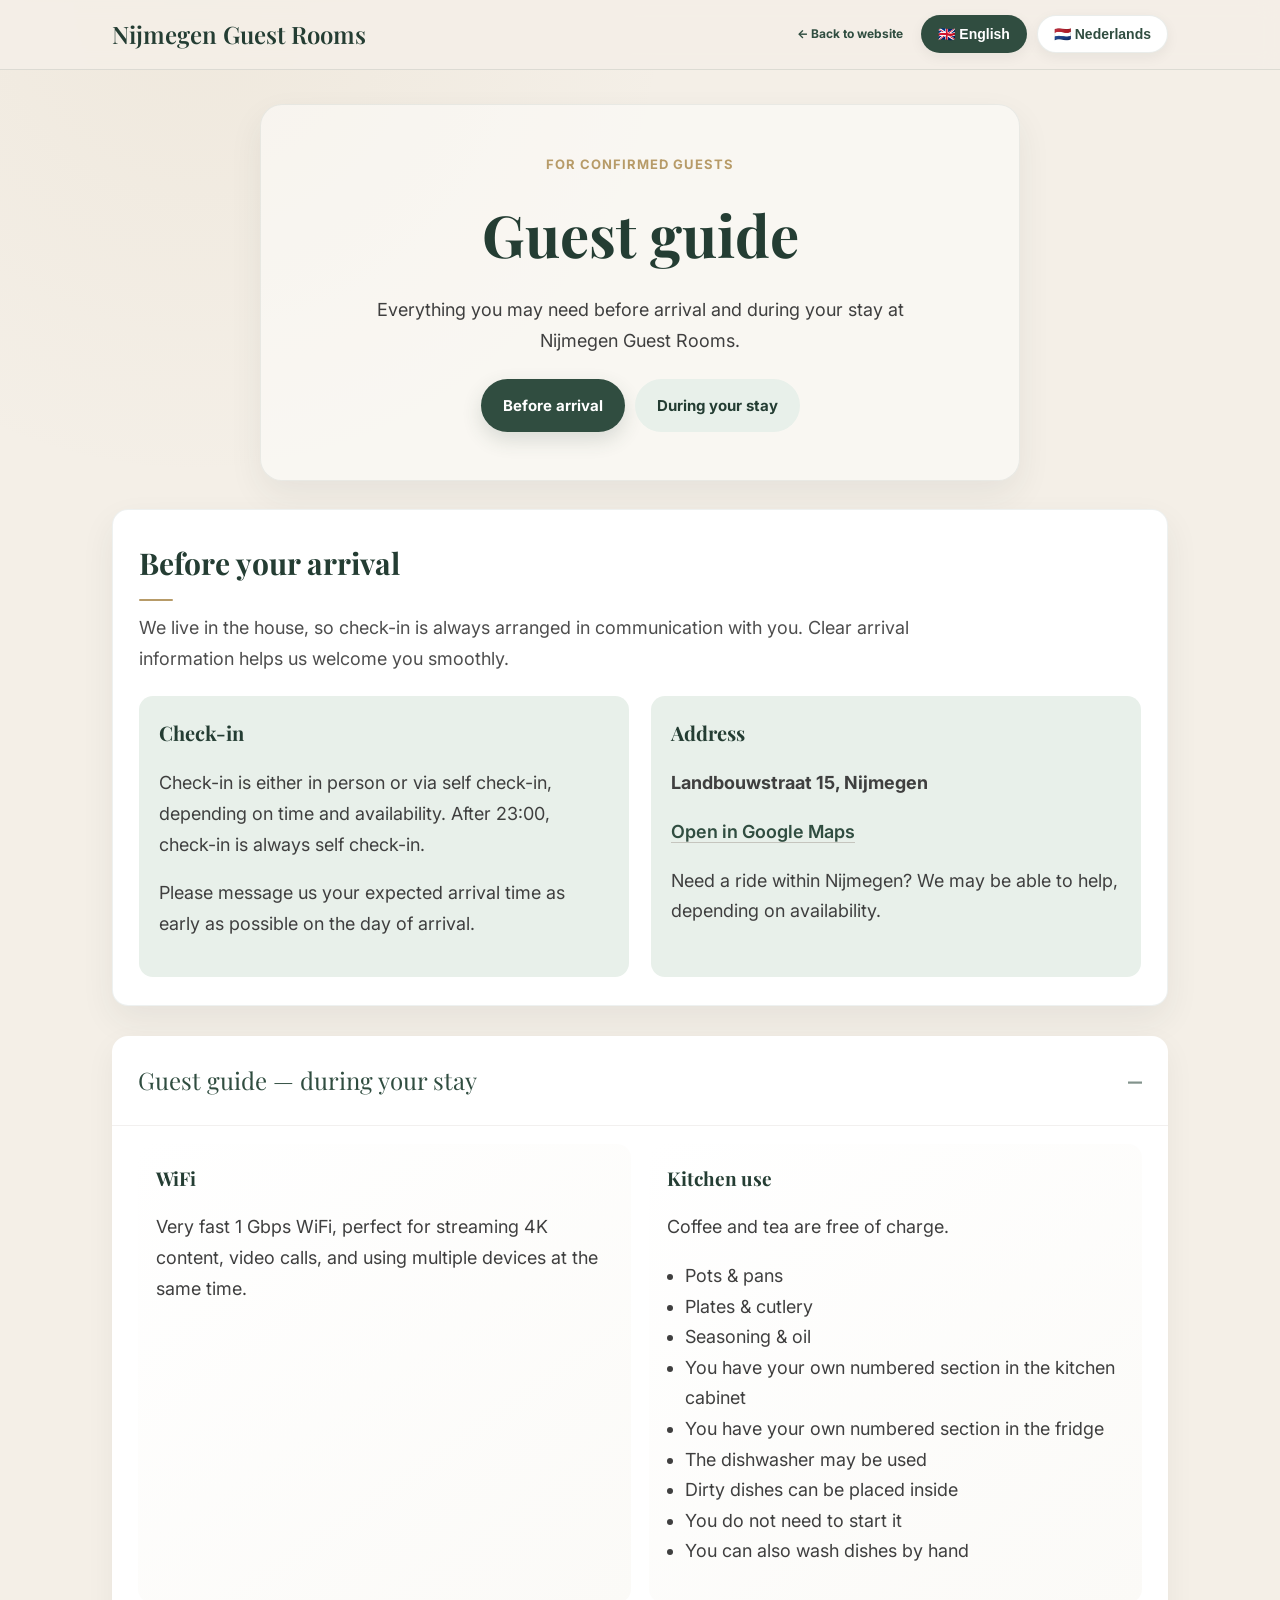
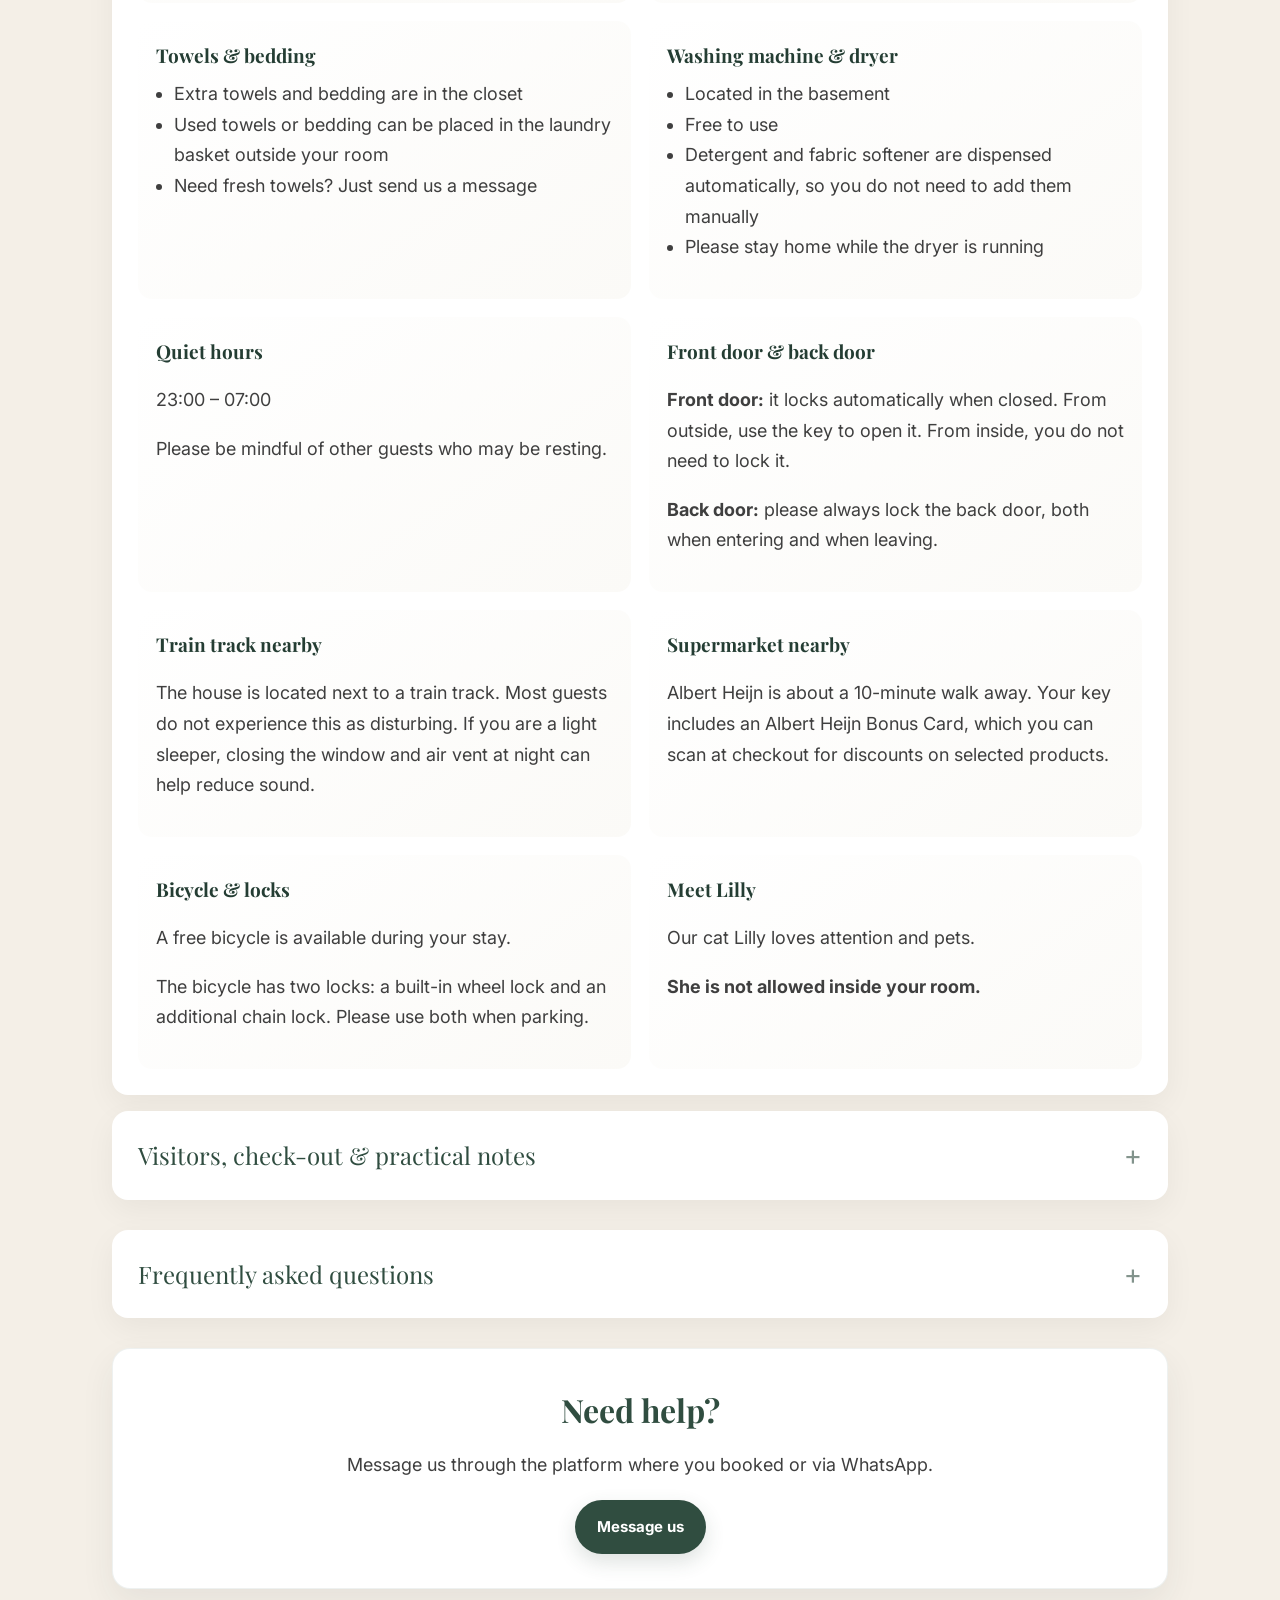
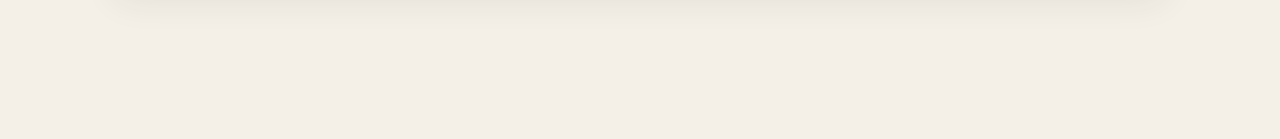
<file: guest-guide/index.html>
<!DOCTYPE html>
<html lang="en">
<head>
<meta charset="utf-8"/>
<meta content="width=device-width, initial-scale=1.0" name="viewport"/>
<meta content="#304d40" name="theme-color"/>
<title>Guest Guide | Nijmegen Guest Rooms</title>
<meta content="Cozy private guest rooms in Nijmegen, in a shared home with warm hospitality, practical comfort, and easy access to the city." name="description"/>
<link href="../assets/favicon.png" rel="icon" type="image/png"/>
<link href="https://fonts.googleapis.com/css2?family=Playfair+Display:wght@500;600&amp;family=Inter:wght@400;500;600;700&amp;display=swap" rel="stylesheet"/>
<link href="../style.css" rel="stylesheet"/>
</head>
<body class="guest-guide-page">
<div class="topbar">
  <div class="topbar-inner">
    <a href="../" class="brand">Nijmegen Guest Rooms</a>
    <div class="guide-top-actions">
      <a class="guide-home-link" href="../">← <span data-i18n-home>Back to website</span></a>
      <div class="lang-switch">
        <button class="lang-btn active" data-lang="en">🇬🇧 English</button>
        <button class="lang-btn" data-lang="nl">🇳🇱 Nederlands</button>
      </div>
    </div>
  </div>
</div>
<div class="container guest-guide-container">
  <div id="content-en" class="lang-content active">
    <section class="guide-hero">
      <div class="eyebrow">For confirmed guests</div>
      <h1>Guest guide</h1>
      <p>Everything you may need before arrival and during your stay at Nijmegen Guest Rooms.</p>
      <div class="guide-hero-actions"><a class="btn btn-primary" href="#arrival-en">Before arrival</a><a class="btn btn-secondary" href="#guide-en">During your stay</a></div>
    </section>
    <section class="section" id="arrival-en">
<div class="section-card">
<h2 class="section-title">Before your arrival</h2>
<p class="section-intro">
            We live in the house, so check-in is always arranged in communication with you. Clear arrival information helps us
            welcome you smoothly.
          </p>
<div class="split">
<div class="mini-card">
<h3>Check-in</h3>
<p>
                Check-in is either in person or via self check-in, depending on time and availability.
                After 23:00, check-in is always self check-in.
              </p>
<p>
                Please message us your expected arrival time as early as possible on the day of arrival.
              </p>
</div>
<div class="mini-card">
<h3>Address</h3>
<p><strong>Landbouwstraat 15, Nijmegen</strong></p>
<p>
<a class="subtle-link" href="https://www.google.com/maps/search/?api=1&amp;query=Landbouwstraat+15+Nijmegen" rel="noopener noreferrer" target="_blank">
                  Open in Google Maps
                </a>
</p>
<p>
                Need a ride within Nijmegen? We may be able to help, depending on availability.
              </p>
</div>
</div>
</div>
</section>
    <section class="section" id="guide-en">
<details class="guide-block" open="">
<summary>Guest guide — during your stay</summary>
<div class="guide-content">
<div class="guide-grid">
<div class="guide-box">
<h3>WiFi</h3>
<p>Very fast 1 Gbps WiFi, perfect for streaming 4K content, video calls, and using multiple devices at the same time.</p>
</div>
<div class="guide-box">
<h3>Kitchen use</h3>
<p>Coffee and tea are free of charge.</p>
<ul>
<li>Pots &amp; pans</li>
<li>Plates &amp; cutlery</li>
<li>Seasoning &amp; oil</li>
<li>You have your own numbered section in the kitchen cabinet</li>
<li>You have your own numbered section in the fridge</li>
<li>The dishwasher may be used</li>
<li>Dirty dishes can be placed inside</li>
<li>You do not need to start it</li>
<li>You can also wash dishes by hand</li>
</ul>
</div>
<div class="guide-box">
<h3>Towels &amp; bedding</h3>
<ul>
<li>Extra towels and bedding are in the closet</li>
<li>Used towels or bedding can be placed in the laundry basket outside your room</li>
<li>Need fresh towels? Just send us a message</li>
</ul>
</div>
<div class="guide-box">
<h3>Washing machine &amp; dryer</h3>
<ul>
<li>Located in the basement</li>
<li>Free to use</li>
<li>Detergent and fabric softener are dispensed automatically, so you do not need to add them manually</li>
<li>Please stay home while the dryer is running</li>
</ul>
</div>
<div class="guide-box">
<h3>Quiet hours</h3>
<p>23:00 – 07:00</p>
<p>Please be mindful of other guests who may be resting.</p>
</div>
<div class="guide-box">
<h3>Front door &amp; back door</h3>
<p><strong>Front door:</strong> it locks automatically when closed. From outside, use the key to open it. From inside, you do not need to lock it.</p>
<p><strong>Back door:</strong> please always lock the back door, both when entering and when leaving.</p>
</div>
<div class="guide-box">
<h3>Train track nearby</h3>
<p>
                  The house is located next to a train track. Most guests do not experience this as disturbing.
                  If you are a light sleeper, closing the window and air vent at night can help reduce sound.
                </p>
</div>
<div class="guide-box">
<h3>Supermarket nearby</h3>
<p>
                  Albert Heijn is about a 10-minute walk away. Your key includes an Albert Heijn Bonus Card,
                  which you can scan at checkout for discounts on selected products.
                </p>
</div>
<div class="guide-box">
<h3>Bicycle &amp; locks</h3>
<p>A free bicycle is available during your stay.</p>
<p>The bicycle has two locks: a built-in wheel lock and an additional chain lock. Please use both when parking.</p>
</div>
<div class="guide-box">
<h3>Meet Lilly</h3>
<p>Our cat Lilly loves attention and pets.</p>
<p><strong>She is not allowed inside your room.</strong></p>
</div>
</div>
</div>
</details>
<details class="guide-block">
<summary>Visitors, check-out &amp; practical notes</summary>
<div class="guide-content">
<div class="guide-grid">
<div class="guide-box">
<h3>Guests &amp; visitors</h3>
<p>Visitors are welcome with prior notice.</p>
<p>If a visitor wishes to stay overnight, they must be registered as an additional guest (€20 per night).</p>
</div>
<div class="guide-box">
<h3>Check-out</h3>
<ul>
<li>Close all windows</li>
<li>Turn off the heater</li>
<li>Leave through the front door</li>
<li>Leave the keys in your room when you leave</li>
</ul>
</div>
<div class="guide-box">
<h3>Cleaning &amp; housekeeping</h3>
<p>For stays of 5 nights or longer, we offer complimentary housekeeping in consultation.</p>
<ul>
<li>We always respect your privacy</li>
<li>We never enter your room without your permission</li>
<li>We will always agree on a suitable time first</li>
</ul>
<p>Your room has a trash bin.</p>
<ul>
<li>If housekeeping is included, we empty the trash</li>
<li>If not, you can dispose of it yourself in the grey bin in the front garden</li>
<li>Extra trash bags are inside the bin</li>
<li>We keep the full roll inside the bin for convenience</li>
<li>When replacing, take a new bag from the roll and leave the roll in the bin</li>
</ul>
<p>Cleaning supplies available if you prefer to clean yourself:</p>
<ul>
<li>Vacuum cleaner: main floor, near basement door</li>
<li>Cleaning supplies: under the kitchen sink</li>
</ul>
</div>
<div class="guide-box">
<h3>Need help?</h3>
<p>For urgent questions during your stay, please send us a WhatsApp message.</p>
</div>
</div>
</div>
</details>
</section>
    <section class="section" id="faq-en">
<details class="guide-block">
<summary>Frequently asked questions</summary>
<div class="guide-content">
<div class="guide-grid">
<div class="guide-box">
<h3>Check-in &amp; check-out</h3>
<p>Check-in from 16:00. Earlier in consultation. Personal welcome or self check-in. After 23:00 always self check-in.</p>
<p>Check-out before 12:00.</p>
</div>
<div class="guide-box">
<h3>Private apartment?</h3>
<p>No. This is a private room in a shared home with the hosts and possibly one other guest.</p>
<p>The kitchen and bathroom are shared.</p>
</div>
<div class="guide-box">
<h3>Is the house quiet?</h3>
<p>The house is located near a train track. Most guests do not find this disturbing.</p>
</div>
<div class="guide-box">
<h3>Parking</h3>
<p>Parking is free on the street and there is usually space in front of the house.</p>
</div>
<div class="guide-box">
<h3>Bicycle storage</h3>
<p>If you travel by bicycle, you can safely store it in our backyard.</p>
<p>For extra security, it is also possible to store your bike inside our lockable shed.</p>
</div>
<div class="guide-box">
<h3>Breakfast</h3>
<p>Breakfast is not included. Guests can use the shared kitchen.</p>
</div>
<div class="guide-box">
<h3>Kitchen use</h3>
<p>The shared kitchen is available for preparing simple meals.</p>
</div>
<div class="guide-box">
<h3>Washing machine &amp; dryer</h3>
<p>Available free of charge in the basement. Detergent and fabric softener are dispensed automatically, so you do not need to add them manually.</p>
</div>
<div class="guide-box">
<h3>Price &amp; invoice</h3>
<p>The price includes all costs, including tourist tax.</p>
<p>There are no additional fees, except for an extra overnight guest.</p>
<p>Invoices are available on request. Please send us the email address where the invoice should be sent.</p>
<p>Invoices are sent after check-out.</p>
<p>The rental is exempt from VAT. Therefore, no VAT is shown on the invoice.</p>
</div>
<div class="guide-box">
<h3>Payment</h3>
<p>Payment and booking conditions are handled through the platform where you made your reservation. Please check your Airbnb or Booking.com reservation for your payment details and cancellation conditions. Payment on location is not available.</p>
</div>
<div class="guide-box">
<h3>Food delivery</h3>
<p>Yes, you can order food and have it delivered to our address.</p>
<p>If your delivery is expected after 23:00, please wait for the courier outside or clearly instruct them not to ring the doorbell, so other guests and residents are not disturbed during quiet hours.</p>
</div>
<div class="guide-box">
<h3>Visitors</h3>
<p>Visitors are welcome with prior notice.</p>
</div>
<div class="guide-box">
<h3>Children</h3>
<p>The accommodation is suitable for adults only (18+). Children are not allowed.</p>
</div>
<div class="guide-box">
<h3>Long-term stays</h3>
<p>We do not offer long-term rentals. Stays are possible for a maximum of 45 days.</p>
</div>
<div class="guide-box">
<h3>Pets</h3>
<p>No, pets are not allowed.</p>
</div>
<div class="guide-box">
<h3>Accessibility</h3>
<p>The house has one flight of stairs and no elevator.</p>
</div>
<div class="guide-box">
<h3>Air conditioning</h3>
<p>There is no air conditioning. A fan is available during warmer months.</p>
</div>
<div class="guide-box">
<h3>Heating</h3>
<p>Each room has adjustable heating.</p>
</div>
<div class="guide-box">
<h3>Hairdryer</h3>
<p>A hairdryer is available in the bathroom cabinet.</p>
</div>
<div class="guide-box">
<h3>Ironing facilities</h3>
<p>An iron and ironing board are available on request.</p>
</div>
<div class="guide-box">
<h3>Contact</h3>
<p>Message us through the platform where you made your reservation (Airbnb or Booking.com), or via WhatsApp. For urgent matters, please call. We usually respond quickly.</p>
</div>
<div class="guide-box">
<h3>Parties &amp; events</h3>
<p>Parties and events are not allowed.</p>
</div>
</div>
</div>
</details>
</section>
    <section class="section"><div class="cta-section compact-cta"><h2>Need help?</h2><p>Message us through the platform where you booked or via WhatsApp.</p><a class="btn btn-primary" href="https://wa.me/31640565656?text=Hi,%20I%20have%20a%20question%20about%20my%20stay%20at%20Nijmegen%20Guest%20Rooms." target="_blank" rel="noopener">Message us</a></div></section>
  </div>
  <div id="content-nl" class="lang-content">
    <section class="guide-hero">
      <div class="eyebrow">Voor gasten met een reservering</div>
      <h1>Gastinformatie</h1>
      <p>Alles wat je nodig kunt hebben vóór aankomst en tijdens je verblijf bij Nijmegen Guest Rooms.</p>
      <div class="guide-hero-actions"><a class="btn btn-primary" href="#arrival-nl">Voor aankomst</a><a class="btn btn-secondary" href="#guide-nl">Tijdens je verblijf</a></div>
    </section>
    <section class="section" id="arrival-nl">
<div class="section-card">
<h2 class="section-title">Voor aankomst</h2>
<p class="section-intro">
            We wonen in het huis, dus inchecken wordt altijd in communicatie met jou geregeld.
            Een duidelijke aankomsttijd helpt ons om je soepel te ontvangen.
          </p>
<div class="split">
<div class="mini-card">
<h3>Inchecken</h3>
<p>
                Inchecken is persoonlijk of via self check-in, afhankelijk van het tijdstip en de beschikbaarheid.
                Na 23:00 is inchecken altijd via self check-in.
              </p>
<p>
                Stuur ons je verwachte aankomsttijd graag zo vroeg mogelijk op de dag van aankomst.
              </p>
</div>
<div class="mini-card">
<h3>Adres</h3>
<p><strong>Landbouwstraat 15, Nijmegen</strong></p>
<p>
<a class="subtle-link" href="https://www.google.com/maps/search/?api=1&amp;query=Landbouwstraat+15+Nijmegen" rel="noopener noreferrer" target="_blank">
                  Open in Google Maps
                </a>
</p>
<p>
                Een rit binnen Nijmegen nodig? Mogelijk kunnen we helpen, afhankelijk van beschikbaarheid.
              </p>
</div>
</div>
</div>
</section>
    <section class="section" id="guide-nl">
<details class="guide-block" open="">
<summary>Gastinformatie — tijdens je verblijf</summary>
<div class="guide-content">
<div class="guide-grid">
<div class="guide-box">
<h3>WiFi</h3>
<p>Zeer snelle 1 Gbps WiFi, perfect voor het streamen van 4K-content, videobellen en werken op meerdere apparaten tegelijk.</p>
</div>
<div class="guide-box">
<h3>Gebruik van de keuken</h3>
<p>Koffie en thee zijn gratis.</p>
<ul>
<li>Pannen</li>
<li>Borden &amp; bestek</li>
<li>Kruiden &amp; olie</li>
<li>Je hebt een eigen genummerd vak in het keukenkastje</li>
<li>Je hebt een eigen genummerd vak in de koelkast</li>
<li>De vaatwasser mag gebruikt worden</li>
<li>Vieze borden mogen daarin geplaatst worden</li>
<li>Je hoeft hem niet zelf aan te zetten</li>
<li>Je mag uiteraard ook zelf afwassen</li>
</ul>
</div>
<div class="guide-box">
<h3>Handdoeken &amp; beddengoed</h3>
<ul>
<li>Extra handdoeken en beddengoed liggen in de kast</li>
<li>Gebruikte handdoeken of beddengoed mogen in de wasmand buiten je kamer</li>
<li>Extra handdoeken nodig? Stuur gerust een bericht</li>
</ul>
</div>
<div class="guide-box">
<h3>Wasmachine &amp; droger</h3>
<ul>
<li>Bevinden zich in de kelder</li>
<li>Gratis te gebruiken</li>
<li>Wasmiddel en wasverzachter worden automatisch gedoseerd, dus je hoeft dit niet zelf toe te voegen</li>
<li>Blijf thuis terwijl de droger aan staat</li>
</ul>
</div>
<div class="guide-box">
<h3>Stille uren</h3>
<p>23:00 – 07:00</p>
<p>Houd alsjeblieft rekening met andere gasten die rusten.</p>
</div>
<div class="guide-box">
<h3>Voor- en achterdeur</h3>
<p><strong>Voordeur:</strong> de voordeur valt automatisch in het slot. Van buiten open je hem met de sleutel. Van binnen hoef je hem niet op slot te doen.</p>
<p><strong>Achterdeur:</strong> doe de achterdeur altijd op slot, zowel bij binnenkomen als bij weggaan.</p>
</div>
<div class="guide-box">
<h3>Spoorlijn in de buurt</h3>
<p>
                  Het huis ligt naast een spoorlijn. De meeste gasten ervaren dit niet als storend.
                  Ben je een lichte slaper, dan kan het helpen om ’s nachts het raam en het luchtrooster te sluiten.
                </p>
</div>
<div class="guide-box">
<h3>Supermarkt in de buurt</h3>
<p>
                  Albert Heijn ligt op ongeveer 10 minuten loopafstand. Aan je sleutel hangt een Albert Heijn Bonuskaart,
                  die je bij het afrekenen kunt scannen voor winkelkorting.
                </p>
</div>
<div class="guide-box">
<h3>Fiets &amp; sloten</h3>
<p>Een gratis fiets is beschikbaar tijdens je verblijf.</p>
<p>De fiets heeft twee sloten: een ingebouwd ringslot en een extra kettingslot. Gebruik bij voorkeur beide sloten wanneer je de fiets parkeert.</p>
</div>
<div class="guide-box">
<h3>Maak kennis met Lilly</h3>
<p>Onze kat Lilly houdt van aandacht en knuffels.</p>
<p><strong>Ze mag niet in jouw kamer komen.</strong></p>
</div>
</div>
</div>
</details>
<details class="guide-block">
<summary>Bezoekers, uitchecken &amp; praktische info</summary>
<div class="guide-content">
<div class="guide-grid">
<div class="guide-box">
<h3>Gasten &amp; bezoekers</h3>
<p>Bezoekers zijn welkom in overleg.</p>
<p>Als een bezoeker wil overnachten, moet deze als extra gast geregistreerd worden (€20 per nacht).</p>
</div>
<div class="guide-box">
<h3>Uitchecken</h3>
<ul>
<li>Sluit alle ramen</li>
<li>Zet de verwarming uit</li>
<li>Verlaat het huis via de voordeur</li>
<li>Laat de sleutels bij vertrek in je kamer achter</li>
</ul>
</div>
<div class="guide-box">
<h3>Schoonmaken &amp; housekeeping</h3>
<p>Bij een verblijf van 5 nachten of langer bieden we gratis housekeeping aan in overleg.</p>
<ul>
<li>We respecteren altijd je privacy</li>
<li>We betreden je kamer nooit zonder toestemming</li>
<li>We spreken altijd eerst een geschikt moment af</li>
</ul>
<p>Op je kamer staat een prullenbak.</p>
<ul>
<li>Bij housekeeping legen wij de prullenbak</li>
<li>Anders kun je deze zelf legen in de grijze container in de voortuin</li>
<li>Extra vuilniszakken zitten in de prullenbak</li>
<li>De hele rol blijft in de prullenbak liggen</li>
<li>Bij vervangen pak je een nieuwe zak van de rol en laat je de rol in de bak</li>
</ul>
<p>Schoonmaakspullen als je zelf wilt schoonmaken:</p>
<ul>
<li>Stofzuiger: begane grond, bij de kelderdeur</li>
<li>Schoonmaakspullen: onder de gootsteen in de keuken</li>
</ul>
</div>
<div class="guide-box">
<h3>Hulp nodig?</h3>
<p>Voor dringende vragen tijdens je verblijf kun je het beste een WhatsApp-bericht sturen.</p>
</div>
</div>
</div>
</details>
</section>
    <section class="section" id="faq-nl">
<details class="guide-block">
<summary>Veelgestelde vragen</summary>
<div class="guide-content">
<div class="guide-grid">
<div class="guide-box">
<h3>Inchecken &amp; uitchecken</h3>
<p>Inchecken vanaf 16:00. Eerder in overleg. Persoonlijk welkom of self check-in. Na 23:00 altijd self check-in.</p>
<p>Uitchecken vóór 12:00.</p>
</div>
<div class="guide-box">
<h3>Privé appartement?</h3>
<p>Nee. Dit is een privékamer in een gedeelde woning met de hosts en mogelijk één andere gast.</p>
<p>De keuken en badkamer worden gedeeld.</p>
</div>
<div class="guide-box">
<h3>Is het rustig?</h3>
<p>Het huis ligt naast een spoorlijn. De meeste gasten ervaren dit niet als storend.</p>
</div>
<div class="guide-box">
<h3>Parkeren</h3>
<p>Parkeren is gratis in de straat en meestal is er plek voor de deur.</p>
</div>
<div class="guide-box">
<h3>Fiets stallen</h3>
<p>Kom je met de fiets? Dan kun je deze veilig stallen in onze achtertuin.</p>
<p>Voor extra veiligheid is het ook mogelijk om de fiets in onze afsluitbare schuur te plaatsen.</p>
</div>
<div class="guide-box">
<h3>Ontbijt</h3>
<p>Ontbijt is niet inbegrepen. Gasten kunnen gebruikmaken van de gedeelde keuken.</p>
</div>
<div class="guide-box">
<h3>Gebruik van de keuken</h3>
<p>De gedeelde keuken is beschikbaar voor het bereiden van eenvoudige maaltijden.</p>
</div>
<div class="guide-box">
<h3>Wasmachine &amp; droger</h3>
<p>Gratis beschikbaar in de kelder. Wasmiddel en wasverzachter worden automatisch gedoseerd, dus je hoeft dit niet zelf toe te voegen.</p>
</div>
<div class="guide-box">
<h3>Prijs &amp; factuur</h3>
<p>De prijs is inclusief alle kosten, inclusief toeristenbelasting.</p>
<p>Er zijn geen extra kosten, behalve voor een extra overnachtende gast.</p>
<p>Facturen zijn beschikbaar op verzoek. Stuur ons het e-mailadres waar we de factuur naartoe kunnen sturen.</p>
<p>Facturen worden na het uitchecken verstuurd.</p>
<p>De verhuur is vrijgesteld van btw. Daarom wordt er geen btw vermeld op de factuur.</p>
</div>
<div class="guide-box">
<h3>Betaling</h3>
<p>Betaling en boekingsvoorwaarden verlopen via het platform waarop je hebt gereserveerd. Bekijk je Airbnb- of Booking.com-reservering voor je betaalgegevens en annuleringsvoorwaarden. Betalen op locatie is niet mogelijk.</p>
</div>
<div class="guide-box">
<h3>Eten laten bezorgen</h3>
<p>Ja, je kunt eten bestellen en dit op ons adres laten bezorgen.</p>
<p>Wordt je bestelling na 23:00 bezorgd? Wacht dan buiten op de bezorger of geef duidelijk aan dat er niet aangebeld mag worden, zodat andere gasten en bewoners tijdens de nachtrust niet worden gestoord.</p>
</div>
<div class="guide-box">
<h3>Bezoekers</h3>
<p>Bezoekers zijn welkom in overleg.</p>
</div>
<div class="guide-box">
<h3>Kinderen</h3>
<p>De accommodatie is alleen geschikt voor volwassenen (18+). Kinderen zijn niet toegestaan.</p>
</div>
<div class="guide-box">
<h3>Lang verblijf</h3>
<p>Wij verhuren niet langdurig. Een verblijf is mogelijk tot maximaal 45 dagen.</p>
</div>
<div class="guide-box">
<h3>Huisdieren</h3>
<p>Nee, huisdieren zijn niet toegestaan.</p>
</div>
<div class="guide-box">
<h3>Toegankelijkheid</h3>
<p>De woning heeft één trap en geen lift.</p>
</div>
<div class="guide-box">
<h3>Airconditioning</h3>
<p>Er is geen airco. In de zomer is er een ventilator beschikbaar.</p>
</div>
<div class="guide-box">
<h3>Verwarming</h3>
<p>Elke kamer heeft een eigen regelbare verwarming.</p>
</div>
<div class="guide-box">
<h3>Föhn</h3>
<p>Een föhn ligt in de kast in de badkamer.</p>
</div>
<div class="guide-box">
<h3>Strijkfaciliteiten</h3>
<p>Een strijkijzer en strijkplank zijn beschikbaar op verzoek.</p>
</div>
<div class="guide-box">
<h3>Contact</h3>
<p>Stuur ons een bericht via het platform waarop je hebt gereserveerd (Airbnb of Booking.com), of via WhatsApp. Voor urgente zaken graag bellen. We reageren meestal snel.</p>
</div>
<div class="guide-box">
<h3>Feesten &amp; evenementen</h3>
<p>Feesten en evenementen zijn niet toegestaan.</p>
</div>
</div>
</div>
</details>
</section>
    <section class="section"><div class="cta-section compact-cta"><h2>Hulp nodig?</h2><p>Stuur ons een bericht via het platform waarop je hebt geboekt of via WhatsApp.</p><a class="btn btn-primary" href="https://wa.me/31640565656?text=Hoi,%20ik%20heb%20een%20vraag%20over%20mijn%20verblijf%20bij%20Nijmegen%20Guest%20Rooms." target="_blank" rel="noopener">Stuur ons een bericht</a></div></section>
  </div>
</div>
<script src="./script.js"></script>
</body></html>
</file>
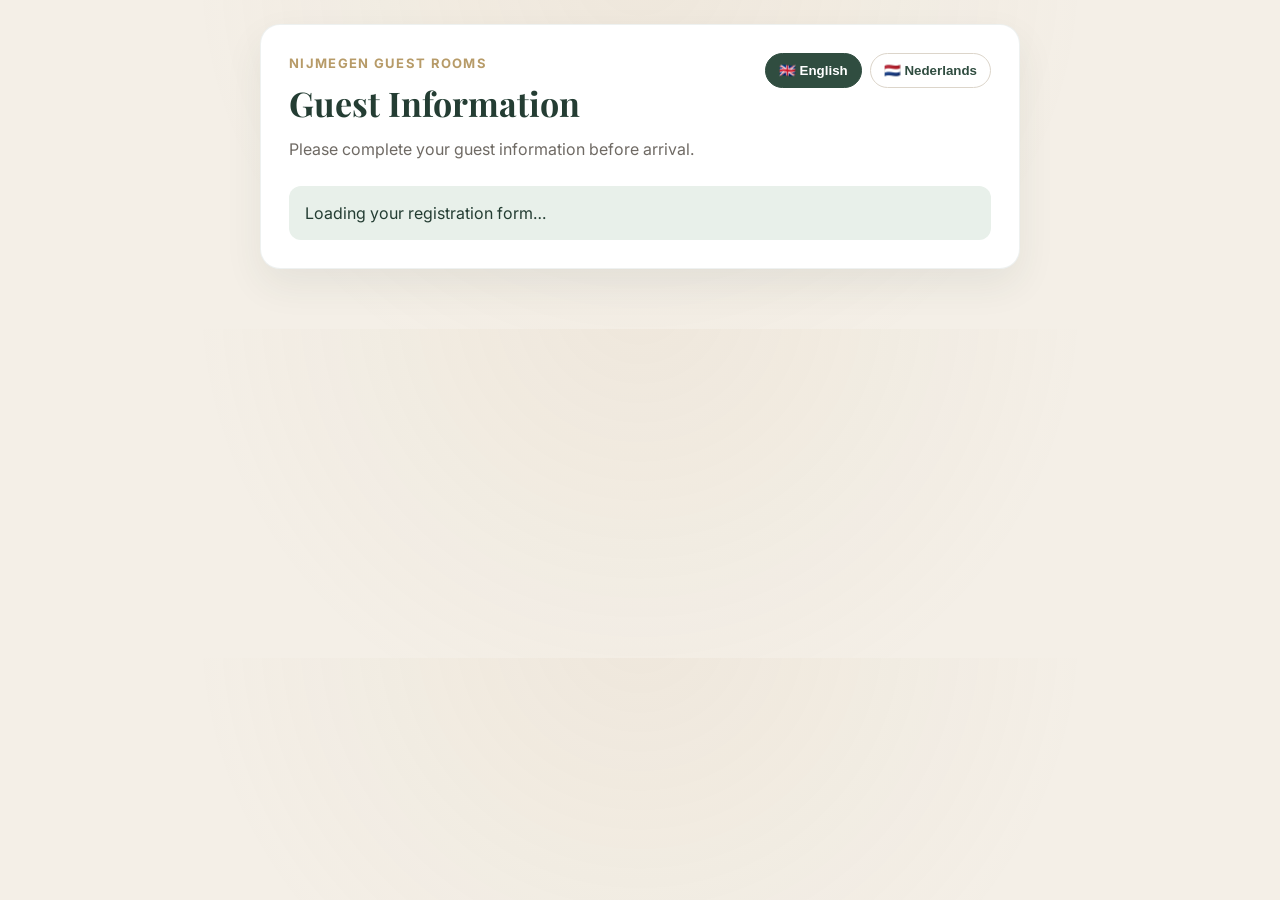
<file: guest-registration/index.html>
<!DOCTYPE html>
<html lang="en">
<head>
  <meta charset="UTF-8" />
  <meta name="viewport" content="width=device-width, initial-scale=1.0" />
  <title>Nijmegen Guest Rooms – Guest Information</title>
  <meta name="theme-color" content="#304d40" />
  <link rel="preconnect" href="https://fonts.googleapis.com">
  <link rel="preconnect" href="https://fonts.gstatic.com" crossorigin>
  <link href="https://fonts.googleapis.com/css2?family=Playfair+Display:wght@500;600&family=Inter:wght@400;500;600;700&display=swap" rel="stylesheet">
  <link rel="stylesheet" href="./style.css?v=4.5.1" />
</head>
<body>
  <main class="page-shell">
    <section class="card">
      <header class="header">
        <div>
          <div class="brand"><span translate="no">Nijmegen Guest Rooms</span></div>
          <h1 id="pageTitle">Guest Information</h1>
          <p id="pageIntro">Please complete your guest information before arrival.</p>
        </div>
        <div class="lang-switch" aria-label="Language">
          <button class="lang-btn active" data-lang="en">🇬🇧 English</button>
          <button class="lang-btn" data-lang="nl">🇳🇱 Nederlands</button>
        </div>
      </header>

      <div id="loadingState" class="notice">Loading your registration form…</div>
      <div id="invalidState" class="notice error hidden"></div>
      <div id="successState" class="notice success hidden">
        <p id="successText"></p>
        <div id="successInvoiceNote" class="success-invoice-note hidden">
          <strong id="successInvoiceTitle">Invoice requested</strong>
          <span id="successInvoiceText">Your invoice will be sent by email after check-out.</span>
        </div>
        <a id="successHomeBtn" class="home-btn" href="https://nijmegenguestrooms.com/guest-guide/">Open Guest Guide</a>
      </div>

      <form id="guestForm" class="hidden" novalidate>
        <section class="form-section">
          <h2 id="guestInfoTitle">Guest information</h2>
          <p id="requiredHint" class="required-hint"><span class="required-star" aria-hidden="true">*</span> Required field</p>

          <div class="field">
            <label id="labelFullName" for="fullName">Full name</label>
            <input id="fullName" autocomplete="name" required maxlength="160" />
          </div>

          <div class="field">
            <label id="labelCity" for="city">City</label>
            <input id="city" autocomplete="address-level2" required maxlength="120" />
          </div>

          <div class="field">
            <label id="labelCountry" for="country">Country</label>
            <select id="country" autocomplete="country-name" required><option value="">Select a country</option></select>
          </div>

          <div class="grid-2 stay-dates">
            <div class="field">
              <label id="labelCheckin" for="checkinDate">Check-in date</label>
              <input id="checkinDate" type="date" disabled aria-readonly="true" />
            </div>
            <div class="field">
              <label id="labelCheckout" for="checkoutDate">Check-out date</label>
              <input id="checkoutDate" type="date" disabled aria-readonly="true" />
            </div>
          </div>
        </section>
<section class="form-section">
          <h2 id="invoiceTitle">Invoice</h2>
          <label class="check-row">
            <input id="invoiceRequested" type="checkbox" />
            <span id="invoiceRequestedText">I would like to receive an invoice by email.</span>
          </label>
          <p id="invoiceTimingHint" class="invoice-timing-hint">The invoice will be sent by email after check-out.</p>

          <div id="invoiceFields" class="conditional hidden">
            <div class="choice-grid">
              <label class="choice-card">
                <input type="radio" name="invoiceType" value="personal" checked />
                <span id="personalInvoiceText">Personal invoice</span>
              </label>
              <label class="choice-card">
                <input type="radio" name="invoiceType" value="company" />
                <span id="companyInvoiceText">Company invoice</span>
              </label>
            </div>

            <div class="field">
              <label id="labelEmail" for="email">Email address</label>
              <input id="email" type="email" autocomplete="email" maxlength="200" />
            </div>

            <div id="companyFields" class="conditional hidden">
              <div class="field">
                <label id="labelCompanyName" for="companyName">Company name</label>
                <input id="companyName" autocomplete="organization" maxlength="200" />
              </div>
              <div class="field">
                <label id="labelCompanyAddress" for="companyAddress">Company address</label>
                <textarea id="companyAddress" autocomplete="street-address" rows="3" maxlength="400"></textarea>
              </div>
              <div class="field">
                <label id="labelVatNumber" for="vatNumber">VAT number (if applicable)</label>
                <input id="vatNumber" maxlength="80" />
              </div>
            </div>
          </div>
        </section>

        <section class="form-section declaration-section">
          <h2 id="declarationTitle">Guest declaration</h2>
          <label class="check-row declaration">
            <input id="declarationAccepted" type="checkbox" required />
            <span id="declarationText">I confirm that the information I have provided is complete and correct.</span>
          </label>
          <p id="privacyText" class="privacy-text">Your information is used for guest registration and administration. Invoice details are used only when an invoice is requested.</p>
        </section>

        <button id="submitBtn" type="submit" class="primary-btn">Submit guest information</button>
        <p id="formMessage" class="form-message"></p>
      </form>
    </section>
  </main>

  <script type="module" src="./app.js?v=4.5.1"></script>
</body>
</html>
</file>
<file: style.css>
:root {
  --brand-green: #304d40;
  --brand-green-deep: #243d33;
  --brand-green-soft: #e8f0ea;
  --brand-cream: #f4efe7;
  --brand-cream-soft: #faf8f4;
  --brand-gold: #b79b68;
  --brand-brown: #5c4638;

  --bg: var(--brand-cream);
  --card: #ffffff;
  --text: #3f3f3f;
  --heading: var(--brand-green);
  --accent: var(--brand-gold);
  --highlight: var(--brand-green-soft);
  --line: #dcd5ca;
}

* { box-sizing: border-box; }
html { scroll-behavior: smooth; }

body {
  margin: 0;
  font-family: 'Inter', sans-serif;
  background: var(--bg);
  color: var(--text);
  line-height: 1.7;
  font-size: 18px;
}

img {
  max-width: 100%;
  display: block;
}

.topbar {
  position: sticky;
  top: 0;
  z-index: 1200;
  background: rgba(244, 239, 231, 0.92);
  backdrop-filter: blur(10px);
  border-bottom: 1px solid rgba(92, 70, 56, 0.08);
}

.topbar-inner {
  max-width: 1100px;
  margin: 0 auto;
  padding: 14px 22px;
  display: flex;
  justify-content: space-between;
  align-items: center;
  gap: 16px;
  position: relative;
}

.brand {
  font-family: 'Playfair Display', serif;
  color: var(--heading);
  font-size: 24px;
  text-decoration: none;
  white-space: nowrap;
}

.menu-toggle {
  display: none;
  width: 48px;
  height: 48px;
  border: none;
  border-radius: 12px;
  background: var(--card);
  box-shadow: 0 4px 14px rgba(0,0,0,0.06);
  cursor: pointer;
  padding: 0;
  align-items: center;
  justify-content: center;
  flex-direction: column;
  gap: 5px;
}

.menu-toggle span {
  display: block;
  width: 20px;
  height: 2px;
  background: var(--heading);
  border-radius: 999px;
  transition: 0.25s ease;
}

.menu-toggle.active span:nth-child(1) {
  transform: translateY(7px) rotate(45deg);
}

.menu-toggle.active span:nth-child(2) {
  opacity: 0;
}

.menu-toggle.active span:nth-child(3) {
  transform: translateY(-7px) rotate(-45deg);
}

.menu-panel {
  display: flex;
  align-items: center;
  gap: 20px;
}

.nav {
  display: flex;
  gap: 16px;
  flex-wrap: wrap;
  align-items: center;
}

.nav a {
  color: var(--heading);
  text-decoration: none;
  font-size: 14px;
  font-weight: 600;
  opacity: 0.9;
}

.nav a:hover {
  opacity: 1;
}

.lang-switch {
  display: flex;
  gap: 10px;
  flex-wrap: wrap;
}

.lang-btn {
  border: none;
  background: var(--card);
  color: var(--heading);
  padding: 10px 16px;
  border-radius: 999px;
  font-size: 14px;
  font-weight: 600;
  cursor: pointer;
  box-shadow: 0 4px 14px rgba(0,0,0,0.06);
  transition: 0.25s ease;
}

.lang-btn:hover {
  transform: translateY(-1px);
}

.lang-btn.active {
  background: var(--heading);
  color: #fff;
}

.container {
  max-width: 1100px;
  margin: auto;
  padding: 36px 22px 120px;
}

.lang-content {
  display: none;
}

.lang-content.active {
  display: block;
}

.hero,
.section,
#top-en,
#rooms-en,
#arrival-en,
#guide-en,
#faq-en,
#book-en,
#top-nl,
#rooms-nl,
#arrival-nl,
#guide-nl,
#faq-nl,
#book-nl,
#stay-en,
#stay-nl {
  scroll-margin-top: 110px;
}

.hero {
  display: grid;
  grid-template-columns: 1.05fr 0.95fr;
  gap: 28px;
  align-items: center;
  margin-bottom: 36px;
}

.hero-copy {
  background: var(--card);
  border-radius: 18px;
  padding: 36px 32px;
  box-shadow: 0 10px 30px rgba(0,0,0,0.05);
}

.eyebrow {
  font-size: 13px;
  font-weight: 700;
  letter-spacing: 0.08em;
  text-transform: uppercase;
  color: var(--heading);
  opacity: 0.75;
  margin-bottom: 10px;
}

.hero h1 {
  font-family: 'Playfair Display', serif;
  font-size: 48px;
  line-height: 1.15;
  color: var(--heading);
  margin: 0 0 16px;
}

.hero p {
  margin: 0 0 18px;
  font-size: 17px;
  opacity: 0.92;
}

.hero-actions {
  display: flex;
  gap: 12px;
  flex-wrap: wrap;
  margin-top: 24px;
}

.btn {
  display: inline-flex;
  align-items: center;
  justify-content: center;
  gap: 8px;
  text-decoration: none;
  border: none;
  border-radius: 999px;
  padding: 14px 22px;
  font-size: 15px;
  font-weight: 700;
  cursor: pointer;
  transition: 0.25s ease;
}

.btn:hover {
  transform: translateY(-1px);
}

.btn-primary {
  background: var(--heading);
  color: #fff;
}

.btn-secondary {
  background: var(--highlight);
  color: var(--heading);
}

.hero-image {
  border-radius: 18px;
  overflow: hidden;
  box-shadow: 0 10px 30px rgba(0,0,0,0.07);
  min-height: 420px;
  background: #e9e0d4;
}

.hero-image img {
  width: 100%;
  height: 100%;
  object-fit: cover;
  min-height: 420px;
}

.section {
  margin: 0 0 30px;
}

.section-card {
  background: var(--card);
  padding: 28px 26px;
  border-radius: 16px;
  box-shadow: 0 10px 30px rgba(0,0,0,0.05);
}

.section-title {
  font-family: 'Playfair Display', serif;
  font-size: 30px;
  color: var(--heading);
  margin: 0 0 12px;
}

.section-intro {
  margin: 0 0 22px;
  max-width: 780px;
  opacity: 0.92;
}

.feature-grid {
  display: grid;
  grid-template-columns: repeat(3, 1fr);
  gap: 16px;
  margin-top: 18px;
}

.feature-item {
  background: var(--highlight);
  border-radius: 14px;
  padding: 18px;
}

.feature-item h3 {
  margin: 0 0 8px;
  color: var(--heading);
  font-size: 18px;
  font-family: 'Playfair Display', serif;
}

.rooms-grid {
  display: grid;
  grid-template-columns: 1fr 1fr;
  gap: 22px;
}

.room-card {
  background: var(--highlight);
  border-radius: 16px;
  overflow: hidden;
}

.room-photo-trigger,
.gallery-thumb-trigger {
  border: none;
  padding: 0;
  margin: 0;
  width: 100%;
  background: transparent;
  cursor: pointer;
  display: block;
  text-align: left;
}

.room-photo-trigger img,
.gallery-thumb-trigger img {
  transition: transform 0.25s ease, opacity 0.25s ease;
}

.room-photo-trigger:hover img,
.gallery-thumb-trigger:hover img {
  transform: scale(1.015);
  opacity: 0.97;
}

.room-card img {
  width: 100%;
  height: 270px;
  object-fit: cover;
}

.room-body {
  padding: 22px;
}

.room-body h3 {
  margin: 0 0 8px;
  color: var(--heading);
  font-size: 24px;
  font-family: 'Playfair Display', serif;
}

.room-meta {
  margin: 14px 0 0;
  padding-left: 18px;
}

.room-meta li {
  margin-bottom: 6px;
}

.gallery-grid {
  display: grid;
  grid-template-columns: 1fr 1fr 1fr;
  gap: 14px;
  margin-top: 18px;
}

.gallery-grid img {
  width: 100%;
  height: 220px;
  object-fit: cover;
  border-radius: 14px;
}

.split {
  display: grid;
  grid-template-columns: 1fr 1fr;
  gap: 22px;
}

.mini-card {
  background: var(--highlight);
  border-radius: 14px;
  padding: 20px;
}

.mini-card h3 {
  margin: 0 0 8px;
  color: var(--heading);
  font-size: 20px;
  font-family: 'Playfair Display', serif;
}

.subtle-link {
  color: var(--heading);
  font-weight: 600;
  text-decoration: none;
  border-bottom: 1px solid rgba(92,70,56,0.25);
}

.subtle-link:hover {
  border-bottom-color: rgba(92,70,56,0.6);
}

details.guide-block {
  background: var(--card);
  border-radius: 16px;
  box-shadow: 0 10px 30px rgba(0,0,0,0.05);
  margin-bottom: 16px;
  overflow: hidden;
}

details.guide-block summary {
  list-style: none;
  cursor: pointer;
  padding: 24px 26px;
  font-family: 'Playfair Display', serif;
  font-size: 24px;
  color: var(--heading);
  display: flex;
  justify-content: space-between;
  align-items: center;
}

details.guide-block summary::-webkit-details-marker {
  display: none;
}

details.guide-block summary::after {
  content: "+";
  font-family: 'Inter', sans-serif;
  font-size: 28px;
  line-height: 1;
  opacity: 0.6;
}

details[open].guide-block summary::after {
  content: "–";
}

.guide-content {
  padding: 0 26px 26px;
  border-top: 1px solid rgba(92,70,56,0.08);
}

.guide-grid {
  display: grid;
  grid-template-columns: 1fr 1fr;
  gap: 18px;
  margin-top: 18px;
}

.guide-box {
  background: var(--highlight);
  border-radius: 14px;
  padding: 18px;
}

.guide-box h3 {
  margin: 0 0 8px;
  color: var(--heading);
  font-size: 19px;
  font-family: 'Playfair Display', serif;
}

.guide-box ul {
  padding-left: 18px;
  margin-top: 8px;
}

.cta-section {
  background: var(--card);
  border-radius: 18px;
  box-shadow: 0 10px 30px rgba(0,0,0,0.05);
  padding: 34px 28px;
  text-align: center;
}

.cta-section h2 {
  margin: 0 0 12px;
  color: var(--heading);
  font-family: 'Playfair Display', serif;
  font-size: 32px;
}

.cta-section p {
  max-width: 680px;
  margin: 0 auto 20px;
}

.footer {
  text-align: center;
  margin-top: 60px;
  font-size: 15px;
  opacity: 0.78;
}

.floating-btn {
  position: fixed;
  bottom: 20px;
  right: 20px;
  background: var(--heading);
  color: white;
  padding: 14px 20px;
  border-radius: 50px;
  text-decoration: none;
  font-size: 14px;
  font-weight: 500;
  box-shadow: 0 6px 20px rgba(0,0,0,0.25);
  transition: 0.3s ease;
  z-index: 1000;
}

.floating-btn:hover {
  transform: translateY(-3px);
}

#topBtn {
  position: fixed;
  bottom: 85px;
  right: 20px;
  background: var(--accent);
  color: white;
  padding: 10px 14px;
  border-radius: 50%;
  font-size: 14px;
  cursor: pointer;
  display: none;
  box-shadow: 0 4px 15px rgba(0,0,0,0.2);
  z-index: 1000;
}

.lightbox {
  position: fixed;
  inset: 0;
  background: rgba(0, 0, 0, 0.88);
  display: none;
  align-items: center;
  justify-content: center;
  z-index: 3000;
  padding: 24px;
  touch-action: none;
}

.lightbox.open {
  display: flex;
}

.lightbox-inner {
  position: relative;
  width: min(1100px, 100%);
  display: flex;
  align-items: center;
  justify-content: center;
  overflow: visible;
  touch-action: pan-y;
}

.lightbox-image {
  max-width: 100%;
  max-height: 82vh;
  border-radius: 14px;
  box-shadow: 0 14px 40px rgba(0,0,0,0.35);
  object-fit: contain;
  background: #111;
  user-select: none;
  -webkit-user-drag: none;
}

.lightbox-close,
.lightbox-prev,
.lightbox-next {
  position: absolute;
  border: none;
  background: rgba(255,255,255,0.14);
  color: white;
  cursor: pointer;
  backdrop-filter: blur(6px);
  transition: background 0.2s ease, opacity 0.2s ease;
  z-index: 5;
}

.lightbox-close:hover,
.lightbox-prev:hover,
.lightbox-next:hover {
  background: rgba(255,255,255,0.22);
}

.lightbox-close {
  top: 12px;
  right: 12px;
  width: 44px;
  height: 44px;
  border-radius: 50%;
  font-size: 24px;
  line-height: 1;
}

.lightbox-prev,
.lightbox-next {
  top: 50%;
  width: 48px;
  height: 48px;
  border-radius: 50%;
  font-size: 28px;
  line-height: 1;
  transform: translateY(-50%);
}

.lightbox-prev {
  left: 12px;
}

.lightbox-next {
  right: 12px;
}

.lightbox-caption {
  position: absolute;
  left: 0;
  right: 0;
  bottom: -42px;
  text-align: center;
  color: rgba(255,255,255,0.9);
  font-size: 14px;
  font-weight: 500;
}

@media (max-width: 920px) {
  .hero,
  .rooms-grid,
  .split,
  .guide-grid {
    grid-template-columns: 1fr;
  }

  .feature-grid,
  .gallery-grid {
    grid-template-columns: 1fr 1fr;
  }

  .hero h1 {
    font-size: 40px;
  }
}

@media (max-width: 620px) {
  body {
    font-size: 17px;
  }

  .container {
    padding-top: 24px;
  }

  .hero h1 {
    font-size: 34px;
  }

  .feature-grid,
  .gallery-grid {
    grid-template-columns: 1fr;
  }

  .hero-copy,
  .section-card,
  .cta-section,
  .guide-content,
  details.guide-block summary {
    padding-left: 20px;
    padding-right: 20px;
  }

  .menu-toggle {
    display: inline-flex;
    flex-shrink: 0;
    width: 46px;
    height: 46px;
    border-radius: 12px;
  }

  .menu-panel {
    display: none;
    position: absolute;
    top: calc(100% + 10px);
    left: 22px;
    right: 22px;
    background: var(--card);
    border-radius: 18px;
    box-shadow: 0 12px 30px rgba(0,0,0,0.10);
    padding: 18px;
    flex-direction: column;
    align-items: stretch;
    gap: 18px;
    z-index: 1300;
  }

  .menu-panel.open {
    display: flex;
  }

  .nav {
    flex-direction: column;
    align-items: flex-start;
    gap: 14px;
  }

  .nav a {
    font-size: 18px;
  }

  .lang-switch {
    width: 100%;
    gap: 12px;
  }

  .lang-btn {
    flex: 1;
    justify-content: center;
  }

  .topbar-inner {
    align-items: center;
  }

  .brand {
    font-size: 19px;
    max-width: calc(100% - 76px);
    white-space: nowrap;
    overflow: hidden;
    text-overflow: ellipsis;
    line-height: 1.1;
  }

  .floating-btn {
    right: 14px;
    bottom: 14px;
    padding: 12px 16px;
    font-size: 13px;
    max-width: calc(100vw - 28px);
    border-radius: 999px;
  }

  #topBtn {
    right: 14px;
    bottom: 72px;
  }

  .lightbox {
    padding: 16px;
  }

  .lightbox-prev {
    left: 8px;
  }

  .lightbox-next {
    right: 8px;
  }

  .lightbox-close {
    top: 8px;
    right: 8px;
  }

  .lightbox-image {
    max-height: 72vh;
  }

  .lightbox-caption {
    bottom: -34px;
    font-size: 13px;
  }
}
/* Platform-neutral booking section */
.booking-room-grid {
  display: grid;
  grid-template-columns: repeat(2, minmax(0, 1fr));
  gap: 16px;
  max-width: 820px;
  margin: 26px auto 0;
  text-align: left;
}

.booking-room-card {
  padding: 22px;
  border: 1px solid rgba(92, 70, 56, 0.12);
  border-radius: 16px;
  background: rgba(255, 255, 255, 0.45);
}

.booking-room-card h3 {
  margin: 0 0 8px;
  color: var(--heading);
  font-family: 'Playfair Display', serif;
  font-size: 23px;
}

.booking-room-card p {
  margin: 0 0 18px;
  font-size: 14px;
  opacity: 0.82;
}

.booking-actions {
  display: flex;
  flex-wrap: wrap;
  gap: 9px;
}

.booking-actions .btn {
  flex: 1 1 150px;
  padding: 12px 16px;
  font-size: 13px;
}

.btn-platform-airbnb,
.btn-platform-booking {
  background: var(--heading);
  color: #fff;
}

.booking-note {
  margin-top: 22px !important;
  margin-bottom: 0 !important;
  font-size: 13px;
  opacity: 0.68;
}

@media (max-width: 700px) {
  .booking-room-grid {
    grid-template-columns: 1fr;
  }

  .booking-room-card {
    padding: 18px;
  }

  .booking-actions {
    flex-direction: column;
  }

  .booking-actions .btn {
    flex: none;
    width: 100%;
    box-sizing: border-box;
  }
}


/* vNext — Booking.com-first availability with live iCal estimate */
.availability-booking { max-width: 900px; margin: 0 auto; }
.booking-eyebrow { font-size: 12px; font-weight: 700; letter-spacing: .12em; text-transform: uppercase; opacity: .58; margin-bottom: 7px; }
.booking-lead { max-width: 700px; margin: 0 auto 24px !important; }
.availability-form { max-width: 720px; margin: 0 auto; text-align: left; }
.availability-fields { display: grid; grid-template-columns: 1fr 1fr; gap: 12px; }
.availability-field { display: flex; flex-direction: column; gap: 7px; font-size: 13px; font-weight: 700; color: var(--heading); }
.availability-field input { width: 100%; box-sizing: border-box; min-height: 50px; padding: 12px 14px; border: 1px solid rgba(92,70,56,.2); border-radius: 12px; background: rgba(255,255,255,.8); color: inherit; font: inherit; font-weight: 500; }
.availability-field input:focus { outline: 2px solid rgba(92,70,56,.18); border-color: rgba(92,70,56,.45); }
.availability-status { margin-top: 14px; padding: 16px; border: 1px solid rgba(92,70,56,.12); border-radius: 14px; background: rgba(255,255,255,.42); }
.availability-status-head { display: flex; align-items: baseline; justify-content: space-between; gap: 12px; margin-bottom: 12px; color: var(--heading); }
.availability-status-head strong { font-size: 14px; }
.availability-sync { font-size: 11px; opacity: .58; text-align: right; }
.room-availability-grid { display: grid; gap: 8px; }
.room-availability-row { display: flex; align-items: center; justify-content: space-between; gap: 14px; padding: 11px 12px; border-radius: 10px; background: rgba(255,255,255,.62); }
.room-availability-row > span:first-child { display: flex; flex-direction: column; gap: 2px; min-width: 0; }
.room-availability-row strong { font-size: 13px; color: var(--heading); }
.room-availability-row small { font-size: 11px; opacity: .58; }
.availability-pill { flex: 0 0 auto; border-radius: 999px; padding: 6px 9px; font-size: 11px; font-weight: 700; white-space: nowrap; }
.availability-pill.neutral { background: rgba(92,70,56,.08); color: rgba(70,52,42,.7); }
.availability-pill.available { background: rgba(46,125,82,.11); color: rgb(39,103,69); }
.availability-pill.unavailable { background: rgba(167,74,65,.1); color: rgb(139,60,53); }
.availability-pill.unknown { background: rgba(166,120,43,.11); color: rgb(125,89,30); }
.availability-disclaimer { margin: 12px 0 0 !important; font-size: 11px !important; line-height: 1.5; opacity: .62; }
.availability-submit { width: 100%; margin-top: 14px; box-sizing: border-box; cursor: pointer; border: 0; }
.availability-submit:disabled { opacity: .55; cursor: not-allowed; }
.airbnb-fallback { max-width: 720px; margin: 22px auto 0; padding-top: 18px; border-top: 1px solid rgba(92,70,56,.12); font-size: 12px; opacity: .78; }
.airbnb-text-links { display: flex; justify-content: center; flex-wrap: wrap; gap: 8px 18px; margin-top: 8px; }
.airbnb-text-links a { color: var(--heading); font-weight: 600; text-decoration: underline; text-decoration-thickness: 1px; text-underline-offset: 3px; }
.availability-error { margin: 10px 0 0; font-size: 12px; color: rgb(139,60,53); font-weight: 600; }
@media (max-width: 620px) {
  .availability-fields { grid-template-columns: 1fr; }
  .availability-status-head { align-items: flex-start; flex-direction: column; gap: 4px; }
  .availability-sync { text-align: left; }
  .room-availability-row { align-items: flex-start; }
  .airbnb-text-links { flex-direction: column; align-items: center; }
}

/* v2 — conversion-focused homepage refinement */
.nav .nav-cta {
  padding: 9px 13px;
  border-radius: 999px;
  background: var(--heading);
  color: #fff;
}

.quick-facts-section { margin-top: -8px; }
.quick-facts {
  display: grid;
  grid-template-columns: repeat(6, minmax(0, 1fr));
  gap: 10px;
  padding: 14px;
  border: 1px solid rgba(92,70,56,.10);
  border-radius: 18px;
  background: rgba(255,255,255,.46);
}
.quick-fact {
  min-width: 0;
  display: flex;
  flex-direction: column;
  align-items: center;
  text-align: center;
  gap: 3px;
  padding: 10px 7px;
}
.quick-icon { font-size: 20px; line-height: 1; margin-bottom: 4px; }
.quick-fact strong { color: var(--heading); font-size: 12px; }
.quick-fact span:last-child { font-size: 10px; line-height: 1.35; opacity: .62; }

.room-positioning {
  display: flex;
  align-items: center;
  justify-content: space-between;
  flex-wrap: wrap;
  gap: 8px;
  margin-bottom: 8px;
}
.room-kicker {
  font-size: 11px;
  text-transform: uppercase;
  letter-spacing: .08em;
  font-weight: 700;
  opacity: .58;
}
.room-choice-badge {
  border-radius: 999px;
  padding: 5px 8px;
  font-size: 10px;
  font-weight: 700;
  color: var(--heading);
  background: rgba(92,70,56,.08);
}
.room-check-link {
  display: inline-flex;
  margin-top: 8px;
  color: var(--heading);
  font-weight: 700;
  font-size: 12px;
  text-decoration: none;
  border-bottom: 1px solid rgba(92,70,56,.28);
  padding-bottom: 2px;
}
.room-check-link:hover { border-bottom-color: currentColor; }

.availability-summary {
  margin-top: 12px;
  padding: 12px 13px;
  border-radius: 11px;
  font-size: 12px;
  font-weight: 650;
  line-height: 1.5;
}
.availability-summary.neutral { background: rgba(92,70,56,.06); color: rgba(70,52,42,.75); }
.availability-summary.available { background: rgba(46,125,82,.09); color: rgb(39,103,69); }
.availability-summary.unavailable { background: rgba(167,74,65,.08); color: rgb(139,60,53); }
.availability-summary.unknown { background: rgba(166,120,43,.09); color: rgb(125,89,30); }

.reviews-card { overflow: hidden; }
.reviews-heading {
  display: flex;
  align-items: flex-start;
  justify-content: space-between;
  gap: 24px;
  margin-bottom: 22px;
}
.review-score {
  flex: 0 0 auto;
  min-width: 98px;
  padding: 14px 16px;
  border-radius: 16px;
  background: var(--heading);
  color: #fff;
  text-decoration: none;
  text-align: center;
}
.review-score strong { display: block; font-family: 'Playfair Display', serif; font-size: 30px; line-height: 1; }
.review-score span { display: block; margin-top: 5px; font-size: 10px; opacity: .82; }
.review-grid { display: grid; grid-template-columns: repeat(3, minmax(0, 1fr)); gap: 14px; }
.review-card {
  margin: 0;
  padding: 18px;
  border-radius: 14px;
  background: rgba(255,255,255,.58);
  border: 1px solid rgba(92,70,56,.09);
}
.review-card p { margin: 0 0 14px; font-size: 13px; line-height: 1.65; color: var(--heading); }
.review-card footer { font-size: 10px; opacity: .58; font-style: normal; }

.know-grid { display: grid; grid-template-columns: repeat(3, minmax(0, 1fr)); gap: 12px; margin-top: 18px; }
.know-item {
  display: flex;
  flex-direction: column;
  gap: 6px;
  padding: 16px;
  border-radius: 14px;
  background: rgba(255,255,255,.5);
  border: 1px solid rgba(92,70,56,.09);
}
.know-item strong { color: var(--heading); font-size: 12px; }
.know-item span { font-size: 11px; line-height: 1.55; opacity: .68; }

.split-help {
  display: grid;
  grid-template-columns: minmax(0, 1.5fr) minmax(220px, .8fr);
  align-items: center;
  gap: 28px;
}
.help-actions { display: flex; flex-direction: column; align-items: flex-start; gap: 12px; }
.text-action { color: var(--heading); font-weight: 700; font-size: 12px; text-underline-offset: 3px; }
.compact-cta { padding-top: 34px; padding-bottom: 34px; }

.sticky-availability {
  display: none;
  position: fixed;
  left: 50%;
  bottom: 18px;
  transform: translateX(-50%);
  z-index: 70;
  align-items: center;
  justify-content: center;
  gap: 8px;
  min-width: 210px;
  padding: 13px 18px;
  border-radius: 999px;
  background: var(--heading);
  color: #fff;
  box-shadow: 0 10px 30px rgba(44,34,28,.22);
  text-decoration: none;
  font-size: 12px;
  font-weight: 700;
  transition: opacity .2s ease, transform .2s ease;
}
.sticky-dot { width: 7px; height: 7px; border-radius: 50%; background: #fff; opacity: .85; }
.sticky-availability.hidden-by-section { opacity: 0; pointer-events: none; transform: translate(-50%, 10px); }

/* Separate guest guide */
.guest-guide-page .topbar-inner { gap: 18px; }
.guide-top-actions { margin-left: auto; display: flex; align-items: center; gap: 18px; }
.guide-home-link { color: var(--heading); text-decoration: none; font-size: 12px; font-weight: 700; }
.guest-guide-container { padding-top: 34px; }
.guide-hero {
  max-width: 760px;
  margin: 0 auto 28px;
  text-align: center;
  padding: 48px 26px;
  border-radius: 22px;
  background: rgba(255,255,255,.48);
  border: 1px solid rgba(92,70,56,.10);
}
.guide-hero h1 { margin: 8px 0 12px; font-family: 'Playfair Display', serif; color: var(--heading); font-size: clamp(36px, 6vw, 58px); }
.guide-hero p { max-width: 590px; margin: 0 auto; line-height: 1.7; }
.guide-hero-actions { display: flex; justify-content: center; flex-wrap: wrap; gap: 10px; margin-top: 22px; }

@media (max-width: 980px) {
  .quick-facts { grid-template-columns: repeat(3, minmax(0,1fr)); }
  .review-grid { grid-template-columns: 1fr; }
  .know-grid { grid-template-columns: repeat(2, minmax(0,1fr)); }
}

@media (max-width: 700px) {
  .nav .nav-cta { border-radius: 10px; }
  .quick-facts { grid-template-columns: repeat(2, minmax(0,1fr)); gap: 4px; }
  .quick-fact { padding: 9px 5px; }
  .reviews-heading { flex-direction: column; }
  .review-score { align-self: flex-start; display: flex; align-items: baseline; gap: 8px; min-width: 0; }
  .review-score strong { font-size: 24px; }
  .review-score span { margin: 0; }
  .know-grid { grid-template-columns: 1fr; }
  .split-help { grid-template-columns: 1fr; }
  .sticky-availability { display: inline-flex; }
  .guide-top-actions { gap: 8px; }
  .guide-home-link { display: none; }
  .guest-guide-page .lang-switch { margin-left: auto; }
  .guide-hero { padding: 34px 18px; }
}

.location-grid {
  display: grid;
  grid-template-columns: 1.35fr 1fr 1fr;
  gap: 12px;
  margin-top: 20px;
}
.location-main {
  grid-row: span 2;
  padding: 22px;
  border-radius: 16px;
  background: rgba(255,255,255,.58);
  border: 1px solid rgba(92,70,56,.09);
}
.location-main h3 { margin: 8px 0 8px; color: var(--heading); font-family: 'Playfair Display', serif; }
.location-main p { margin: 0; font-size: 12px; line-height: 1.65; opacity: .72; }
.location-icon { font-size: 28px; }
.location-item {
  display: flex;
  flex-direction: column;
  gap: 5px;
  padding: 16px;
  border-radius: 14px;
  background: rgba(255,255,255,.45);
  border: 1px solid rgba(92,70,56,.08);
}
.location-item strong { color: var(--heading); font-size: 12px; }
.location-item span { font-size: 11px; line-height: 1.5; opacity: .65; }
.location-actions { margin-top: 16px; }
@media (max-width: 760px) {
  .location-grid { grid-template-columns: 1fr; }
  .location-main { grid-row: auto; }
}


/* =========================================================
   Unified brand refresh – forest green / cream / muted gold
   ========================================================= */
body {
  background:
    radial-gradient(circle at 15% 0%, rgba(183,155,104,.08), transparent 30rem),
    var(--bg);
}

.topbar {
  background: rgba(244,239,231,.94);
  border-bottom-color: rgba(48,77,64,.12);
}

.brand { color: var(--brand-green-deep); font-weight: 600; }
.nav a { color: var(--brand-green-deep); }
.nav a:hover { color: var(--brand-green); }

.lang-btn { border: 1px solid rgba(48,77,64,.10); }
.lang-btn.active { background: var(--brand-green); color: #fff; }

.hero-copy,
.section-card,
.cta-section,
.guide-hero {
  border: 1px solid rgba(48,77,64,.08);
  box-shadow: 0 14px 34px rgba(36,61,51,.07);
}

.eyebrow { color: var(--brand-gold); opacity: 1; }

.hero h1,
.section-title,
.guide-hero h1,
.room-card h3,
.feature-item h3,
.mini-card h3,
.guide-box h3 {
  color: var(--brand-green-deep);
}

.btn-primary {
  background: var(--brand-green);
  color: #fff;
  box-shadow: 0 8px 20px rgba(48,77,64,.16);
}
.btn-primary:hover { background: var(--brand-green-deep); }

.btn-secondary {
  background: var(--brand-green-soft);
  color: var(--brand-green-deep);
  border-color: rgba(48,77,64,.12);
}

.feature-item,
.mini-card,
.guide-box,
.room-card,
.review-card {
  border-color: rgba(48,77,64,.10);
}

.feature-item { background: linear-gradient(145deg, #fff, var(--brand-cream-soft)); }

.room-card { box-shadow: 0 8px 24px rgba(36,61,51,.055); }
.room-card:hover { box-shadow: 0 14px 30px rgba(36,61,51,.09); }

.room-tag,
.room-choice-tag,
.at-a-glance-item strong { color: var(--brand-green); }

.availability-field { color: var(--brand-green-deep); }
.availability-field input { border-color: rgba(48,77,64,.18); }
.availability-field input:focus {
  outline-color: rgba(48,77,64,.14);
  border-color: rgba(48,77,64,.48);
}
.availability-status {
  border-color: rgba(48,77,64,.12);
  background: rgba(232,240,234,.44);
}
.availability-status-head,
.room-availability-row strong { color: var(--brand-green-deep); }
.availability-pill.neutral {
  background: rgba(48,77,64,.08);
  color: var(--brand-green);
}
.availability-pill.available,
.availability-summary.available {
  background: var(--brand-green-soft);
  color: #2f6847;
}

.reviews-card {
  background:
    linear-gradient(135deg, rgba(232,240,234,.55), rgba(255,255,255,.92) 52%),
    #fff;
}
.review-score {
  background: var(--brand-green);
  color: #fff;
  box-shadow: 0 7px 18px rgba(48,77,64,.15);
}
.review-card { background: rgba(255,255,255,.88); }
.review-card p { color: var(--brand-green-deep); }

.sticky-availability {
  background: var(--brand-green);
  box-shadow: 0 10px 28px rgba(36,61,51,.26);
}
.sticky-availability:hover { background: var(--brand-green-deep); }

.guide-block { border-color: rgba(48,77,64,.12); }
.guide-block summary { color: var(--brand-green-deep); }
.guide-home-link,
.subtle-link { color: var(--brand-green); }
.guide-box { background: linear-gradient(145deg, #fff, #fbfaf7); }

.footer strong { color: var(--brand-green-deep); }

.section-title::after {
  content: "";
  display: block;
  width: 34px;
  height: 2px;
  margin-top: 10px;
  border-radius: 999px;
  background: var(--brand-gold);
}


/* =========================================================
   Mobile action bar refinement
   Fixes overlap between availability, WhatsApp and back-to-top
   ========================================================= */
@media (max-width: 700px) {
  body {
    padding-bottom: calc(92px + env(safe-area-inset-bottom, 0px));
  }

  /* Turn the two floating actions into one centered mobile bar */
  .mobile-actions,
  .sticky-actions,
  .floating-actions {
    position: fixed;
    left: 14px;
    right: 14px;
    bottom: calc(12px + env(safe-area-inset-bottom, 0px));
    z-index: 1000;
    display: flex;
    align-items: stretch;
    gap: 0;
    width: auto;
    max-width: none;
    padding: 0;
    border-radius: 24px;
    overflow: hidden;
    background: var(--brand-green);
    box-shadow: 0 12px 30px rgba(36,61,51,.26);
  }

  .mobile-actions .sticky-availability,
  .mobile-actions .message-host,
  .sticky-actions .sticky-availability,
  .sticky-actions .message-host,
  .floating-actions .sticky-availability,
  .floating-actions .message-host {
    position: static !important;
    flex: 1 1 50%;
    width: auto !important;
    min-width: 0;
    height: 52px;
    margin: 0 !important;
    padding: 0 14px;
    border: 0;
    border-radius: 0 !important;
    box-shadow: none !important;
    display: inline-flex;
    align-items: center;
    justify-content: center;
    gap: 8px;
    white-space: nowrap;
    font-size: 15px;
    font-weight: 700;
    line-height: 1;
  }

  .mobile-actions .sticky-availability,
  .sticky-actions .sticky-availability,
  .floating-actions .sticky-availability {
    background: var(--brand-green);
    color: #fff;
  }

  .mobile-actions .message-host,
  .sticky-actions .message-host,
  .floating-actions .message-host {
    background: var(--brand-green-deep);
    color: #fff;
    border-left: 1px solid rgba(255,255,255,.15);
  }

  .mobile-actions .sticky-availability:hover,
  .sticky-actions .sticky-availability:hover,
  .floating-actions .sticky-availability:hover,
  .mobile-actions .message-host:hover,
  .sticky-actions .message-host:hover,
  .floating-actions .message-host:hover {
    filter: brightness(.98);
  }

  /* If actions are still separate in markup, force them into a visual joined bar */
  .sticky-availability {
    left: 14px !important;
    right: 50% !important;
    bottom: calc(12px + env(safe-area-inset-bottom, 0px)) !important;
    width: auto !important;
    height: 52px;
    border-radius: 24px 0 0 24px !important;
    box-shadow: 0 12px 30px rgba(36,61,51,.26) !important;
    padding: 0 12px !important;
    display: flex;
    align-items: center;
    justify-content: center;
    font-size: 15px;
    white-space: nowrap;
  }

  .message-host,
  .whatsapp-float,
  .message-us {
    position: fixed !important;
    left: 50% !important;
    right: 14px !important;
    bottom: calc(12px + env(safe-area-inset-bottom, 0px)) !important;
    width: auto !important;
    height: 52px;
    border-radius: 0 24px 24px 0 !important;
    box-shadow: 0 12px 30px rgba(36,61,51,.26) !important;
    margin: 0 !important;
    padding: 0 12px !important;
    display: flex !important;
    align-items: center;
    justify-content: center;
    gap: 7px;
    background: var(--brand-green-deep) !important;
    color: #fff !important;
    font-size: 15px;
    font-weight: 500;
    white-space: nowrap;
    z-index: 1001;
  }

  /* Back-to-top button sits clearly above the action bar */
  .back-to-top,
  .scroll-top,
  #backToTop {
    right: 18px !important;
    bottom: calc(78px + env(safe-area-inset-bottom, 0px)) !important;
    width: 44px !important;
    height: 44px !important;
    min-width: 44px;
    min-height: 44px;
    border-radius: 50% !important;
    z-index: 1002;
    box-shadow: 0 8px 20px rgba(36,61,51,.18);
  }
}


/* =========================================================
   v3.18.2 – TRUE mobile action bar
   Both actions now live in one fixed container. This override
   intentionally neutralizes all earlier independent fixed-button
   positioning on mobile.
   ========================================================= */
.mobile-action-bar { display: contents; }

@media (max-width: 700px) {
  body {
    padding-bottom: calc(84px + env(safe-area-inset-bottom, 0px));
  }

  .mobile-action-bar {
    display: flex;
    position: fixed;
    left: 14px;
    right: 14px;
    bottom: calc(12px + env(safe-area-inset-bottom, 0px));
    z-index: 1100;
    width: auto;
    height: 54px;
    padding: 0;
    margin: 0;
    border-radius: 27px;
    overflow: hidden;
    background: var(--brand-green);
    box-shadow: 0 12px 30px rgba(36,61,51,.27);
  }

  .mobile-action-bar .sticky-availability,
  .mobile-action-bar .floating-btn {
    position: static !important;
    inset: auto !important;
    transform: none !important;
    display: inline-flex !important;
    align-items: center;
    justify-content: center;
    box-sizing: border-box;
    min-width: 0 !important;
    max-width: none !important;
    width: auto !important;
    height: 54px !important;
    margin: 0 !important;
    padding: 0 12px !important;
    border: 0 !important;
    border-radius: 0 !important;
    box-shadow: none !important;
    text-decoration: none;
    white-space: nowrap;
    line-height: 1;
  }

  .mobile-action-bar .sticky-availability {
    flex: 1.35 1 0;
    gap: 7px;
    background: var(--brand-green) !important;
    color: #fff !important;
    font-size: 13.5px;
    font-weight: 700;
  }

  .mobile-action-bar .floating-btn {
    flex: 1 1 0;
    gap: 6px;
    background: var(--brand-green-deep) !important;
    color: #fff !important;
    border-left: 1px solid rgba(255,255,255,.16) !important;
    font-size: 13.5px;
    font-weight: 600;
  }

  .mobile-action-bar .sticky-dot {
    flex: 0 0 6px;
    width: 6px;
    height: 6px;
  }

  /* Do not translate the left half when the availability section is visible. */
  .mobile-action-bar .sticky-availability.hidden-by-section {
    opacity: .42;
    pointer-events: none;
    transform: none !important;
  }

  /* Actual selector used by the page. */
  #topBtn {
    right: 16px !important;
    bottom: calc(78px + env(safe-area-inset-bottom, 0px)) !important;
    width: 44px !important;
    height: 44px !important;
    padding: 0 !important;
    display: none;
    align-items: center;
    justify-content: center;
    border-radius: 50% !important;
    font-size: 16px;
    line-height: 1;
    box-shadow: 0 8px 20px rgba(36,61,51,.18);
    z-index: 1101;
  }

  #topBtn[style*="display: block"],
  #topBtn[style*="display:block"] {
    display: flex !important;
  }
}

@media (max-width: 370px) {
  .mobile-action-bar .sticky-availability,
  .mobile-action-bar .floating-btn {
    padding-left: 9px !important;
    padding-right: 9px !important;
    font-size: 12.5px;
  }
}


/* =========================================================
   v3.18.7 – calm mobile CTA, built on working v3.18.3 markup
   No DOM elements are removed. Existing JS remains intact.
   ========================================================= */
@media (max-width: 700px) {
  body {
    padding-bottom: calc(72px + env(safe-area-inset-bottom, 0px));
  }

  /* Keep the existing wrapper so JS references remain valid,
     but make it a transparent centered holder for one CTA. */
  .mobile-action-bar {
    position: fixed !important;
    left: 50% !important;
    right: auto !important;
    bottom: calc(14px + env(safe-area-inset-bottom, 0px)) !important;
    transform: translateX(-50%) !important;
    z-index: 2000 !important;
    display: block !important;
    width: max-content !important;
    max-width: calc(100vw - 32px) !important;
    height: auto !important;
    padding: 0 !important;
    margin: 0 !important;
    border: 0 !important;
    border-radius: 0 !important;
    overflow: visible !important;
    background: transparent !important;
    box-shadow: none !important;
    pointer-events: none;
  }

  /* Availability is the only floating mobile action. */
  .mobile-action-bar .sticky-availability {
    position: static !important;
    left: auto !important;
    right: auto !important;
    bottom: auto !important;
    transform: none !important;
    box-sizing: border-box !important;
    display: inline-flex !important;
    align-items: center !important;
    justify-content: center !important;
    width: auto !important;
    max-width: calc(100vw - 32px) !important;
    min-width: 0 !important;
    height: 46px !important;
    min-height: 46px !important;
    margin: 0 !important;
    padding: 0 19px !important;
    border: 0 !important;
    border-radius: 999px !important;
    background: var(--brand-green) !important;
    color: #fff !important;
    box-shadow: 0 8px 22px rgba(36,61,51,.20) !important;
    font-size: 14px !important;
    font-weight: 700 !important;
    line-height: 1 !important;
    white-space: nowrap !important;
    text-decoration: none !important;
    pointer-events: auto;
    opacity: 1;
    transition: opacity .18s ease, transform .18s ease;
  }

  .mobile-action-bar .sticky-availability.hidden-by-section {
    opacity: 0 !important;
    pointer-events: none !important;
    transform: translateY(8px) !important;
  }

  .mobile-action-bar .sticky-dot {
    width: 6px !important;
    height: 6px !important;
    flex: 0 0 6px !important;
    background: rgba(255,255,255,.85) !important;
  }

  /* Keep element in DOM for existing language JS, but not floating on mobile. */
  .mobile-action-bar .floating-btn {
    display: none !important;
  }

  /* Remove competing mobile scroll-to-top action. */
  #topBtn {
    display: none !important;
  }
}

/* Desktop remains as it was in v3.18.3. */


/* v3.18.8 – mobile scroll-to-top cleanup */
@media (max-width: 700px) {
  #topBtn,
  #backToTop,
  .back-to-top,
  .scroll-top,
  .top-btn {
    display: none !important;
    visibility: hidden !important;
    pointer-events: none !important;
  }
}


/* v3.19.0 — single two-click date-range calendar */
.date-range-picker { position: relative; }
.date-range-trigger {
  width:100%; min-height:64px; box-sizing:border-box; padding:12px 16px; border:1px solid rgba(92,70,56,.2);
  border-radius:14px; background:rgba(255,255,255,.82); color:var(--heading); display:flex; align-items:center;
  justify-content:space-between; gap:16px; text-align:left; cursor:pointer; font:inherit;
}
.date-range-trigger:hover { border-color:rgba(92,70,56,.38); }
.date-range-trigger:focus-visible { outline:2px solid rgba(92,70,56,.22); outline-offset:2px; }
.date-range-trigger-copy { display:flex; flex-direction:column; gap:4px; min-width:0; }
.date-range-trigger-copy small { font-size:11px; text-transform:uppercase; letter-spacing:.08em; opacity:.58; font-weight:700; }
.date-range-trigger-copy strong { font-size:14px; line-height:1.35; }
.date-range-icon { font-size:20px; opacity:.7; }
.date-range-panel {
  margin-top:10px; padding:16px; border:1px solid rgba(92,70,56,.16); border-radius:16px; background:#fff;
  box-shadow:0 18px 45px rgba(42,35,30,.14);
}
.date-range-panel[hidden] { display:none !important; }
.date-range-panel-head { display:flex; align-items:flex-start; justify-content:space-between; gap:16px; margin-bottom:14px; }
.date-range-panel-head > div { display:flex; flex-direction:column; gap:3px; }
.date-range-panel-head strong { color:var(--heading); font-size:14px; }
.date-range-panel-head small { font-size:11px; opacity:.58; }
.date-range-close,.date-range-nav-btn {
  border:0; background:rgba(92,70,56,.07); color:var(--heading); width:34px; height:34px; border-radius:50%;
  cursor:pointer; font:inherit; font-size:20px; line-height:1;
}
.date-range-nav { display:grid; grid-template-columns:34px 1fr 34px; align-items:center; gap:8px; margin-bottom:10px; }
.date-range-nav strong { text-align:center; color:var(--heading); text-transform:capitalize; font-size:14px; }
.date-range-weekdays,.date-range-days { display:grid; grid-template-columns:repeat(7,1fr); gap:4px; }
.date-range-weekdays { margin-bottom:4px; }
.date-range-weekdays span { text-align:center; font-size:10px; font-weight:700; opacity:.45; padding:4px 0; }
.date-range-day {
  position:relative; aspect-ratio:1; min-height:38px; border:0; border-radius:10px; background:transparent; color:var(--heading);
  cursor:pointer; font:inherit; font-size:12px; font-weight:600; z-index:0;
}
.date-range-day:hover:not(:disabled) { background:rgba(48,77,64,.09); }
.date-range-day.outside-month { opacity:.3; }
.date-range-day.past { opacity:.2; cursor:not-allowed; }
.date-range-day.today:not(.selected)::after { content:""; position:absolute; width:4px; height:4px; border-radius:50%; background:var(--heading); left:50%; bottom:5px; transform:translateX(-50%); }
.date-range-day.in-range { background:rgba(48,77,64,.11); border-radius:0; }
.date-range-day.selected { background:var(--heading); color:#fff; border-radius:10px; opacity:1; }
.date-range-selection { margin-top:12px; padding:10px 12px; border-radius:10px; background:rgba(92,70,56,.06); color:rgba(70,52,42,.76); font-size:11px; font-weight:600; text-align:center; }
@media (max-width:620px) {
  .date-range-panel { padding:13px 10px; border-radius:14px; }
  .date-range-day { min-height:36px; }
  .date-range-trigger { min-height:62px; }
}

/* v3.19.1 — date range interaction fixes */
.date-range-day.range-end { background:var(--heading); color:#fff; border-radius:10px; opacity:1; }
.date-range-day.range-start { background:var(--heading); color:#fff; border-radius:10px; opacity:1; }

/* v3.19.2 — stable second-click range selection */
.date-range-day.range-preview:not(.selected) { background:rgba(48,77,64,.11); border-radius:0; }
</file>
<file: guest-registration/style.css>
:root {
  --brand-green: #304d40;
  --brand-green-deep: #243d33;
  --brand-green-soft: #e8f0ea;
  --brand-cream: #f4efe7;
  --brand-cream-soft: #faf8f4;
  --brand-gold: #b79b68;
  --brand-brown: #5c4638;

  --bg: var(--brand-cream);
  --card: #ffffff;
  --text: #3f3f3f;
  --heading: var(--brand-green);
  --accent: var(--brand-gold);
  --highlight: var(--brand-green-soft);
  --border: #dcd5ca;
  --error: #a94444;
  --error-bg: #fff2f2;
  --success: #356a46;
  --success-bg: #edf7f0;
}
* { box-sizing: border-box; }
body {
  margin: 0;
  font-family: Inter, Arial, sans-serif;
  background: var(--bg);
  color: var(--text);
  line-height: 1.55;
  padding: 24px 14px 60px;
}
.page-shell { max-width: 760px; margin: 0 auto; }
.card {
  background: var(--card);
  border-radius: 20px;
  padding: 28px;
  box-shadow: 0 12px 34px rgba(0,0,0,.06);
}
.header {
  display: flex;
  justify-content: space-between;
  align-items: flex-start;
  gap: 20px;
  margin-bottom: 24px;
  flex-wrap: wrap;
}
.brand { color: var(--heading); font-weight: 700; letter-spacing: .04em; text-transform: uppercase; font-size: 13px; }
h1 { margin: 4px 0 7px; color: var(--heading); font-family: Georgia, serif; font-size: 34px; }
.header p { margin: 0; color: #6f6a64; }
.lang-switch { display: flex; gap: 8px; }
.lang-btn {
  border: 1px solid var(--border);
  background: #fff;
  color: var(--heading);
  border-radius: 999px;
  padding: 9px 13px;
  cursor: pointer;
  font-weight: 600;
}
.lang-btn.active { background: var(--heading); color: #fff; border-color: var(--heading); }
.form-section { border-top: 1px solid var(--border); padding-top: 22px; margin-top: 22px; }
.form-section:first-of-type { border-top: 0; padding-top: 0; }
h2 { color: var(--heading); font-family: Georgia, serif; margin: 0 0 18px; font-size: 23px; }
.field { margin-bottom: 15px; }
.field label { display: block; margin-bottom: 6px; font-size: 14px; font-weight: 650; color: var(--heading); }
input, textarea, select {
  width: 100%;
  border: 1px solid var(--border);
  background: #fff;
  border-radius: 10px;
  padding: 12px 13px;
  font: inherit;
  color: var(--text);
}
input:focus, textarea:focus, select:focus { outline: none; border-color: #a89176; box-shadow: 0 0 0 3px rgba(199,184,163,.22); }
input[readonly] { background: #f7f4ef; color: #69645d; }
.grid-2 { display: grid; grid-template-columns: 1fr 1fr; gap: 14px; }
.check-row { display: flex; align-items: flex-start; gap: 10px; cursor: pointer; }
.check-row input, .choice-card input { width: auto; margin-top: 3px; accent-color: var(--heading); }
.conditional { margin-top: 18px; padding: 18px; background: #faf8f4; border: 1px solid var(--border); border-radius: 14px; }
.choice-grid { display: grid; grid-template-columns: 1fr 1fr; gap: 10px; margin-bottom: 16px; }
.choice-card { display: flex; gap: 9px; align-items: center; padding: 12px; background: #fff; border: 1px solid var(--border); border-radius: 10px; cursor: pointer; }
.declaration-section { background: var(--highlight); border: 0; border-radius: 14px; padding: 18px; }
.privacy-text { color: #6f6a64; font-size: 13px; margin: 14px 0 0; }

.required-hint {
  margin: -10px 0 18px;
  color: #766f67;
  font-size: 12.5px;
}
.required-star {
  color: #b54b4b;
  font-weight: 800;
  margin-left: 2px;
}
.required-hint .required-star { margin-left: 0; margin-right: 3px; }
.optional-label {
  color: #8a8178;
  font-weight: 500;
  font-size: 12px;
}

.primary-btn {
  width: 100%;
  margin-top: 22px;
  border: 0;
  border-radius: 999px;
  padding: 14px 18px;
  background: var(--heading);
  color: #fff;
  font-size: 15px;
  font-weight: 700;
  cursor: pointer;
}
.primary-btn:disabled { opacity: .55; cursor: not-allowed; }
.notice { padding: 15px 16px; border-radius: 12px; background: var(--highlight); }
.notice.error { background: var(--error-bg); color: var(--error); }
.notice.success { background: var(--success-bg); color: var(--success); }
.notice.success p { margin: 0; }
.home-btn {
  display: inline-flex;
  align-items: center;
  justify-content: center;
  margin-top: 14px;
  border-radius: 999px;
  padding: 11px 17px;
  background: var(--heading);
  color: #fff;
  text-decoration: none;
  font-size: 14px;
  font-weight: 700;
  transition: transform .2s ease, opacity .2s ease;
}
.home-btn:hover { transform: translateY(-1px); opacity: .94; }
.home-btn:focus-visible { outline: 3px solid rgba(92,70,56,.2); outline-offset: 3px; }
.form-message { min-height: 22px; color: var(--error); font-size: 14px; }
.hidden { display: none !important; }
.invalid input, .invalid textarea, .invalid select { border-color: var(--error); background: var(--error-bg); }
@media (max-width: 620px) {
  body { padding: 10px 8px 36px; }
  .card { padding: 20px 16px; border-radius: 14px; }
  h1 { font-size: 28px; }
  .grid-2, .choice-grid { grid-template-columns: 1fr; }
  .lang-switch { width: 100%; }
  .lang-btn { flex: 1; }
}

select { min-height: 46px; cursor: pointer; }

/* v3.3.4 — stay dates are display-only on all devices, including iOS Safari */
#checkinDate:disabled,
#checkoutDate:disabled {
  opacity: 1;
  -webkit-text-fill-color: currentColor;
  color: inherit;
  cursor: default;
  pointer-events: none;
}

/* v3.8.2 — invoice timing communication */
.invoice-timing-hint {
  margin: 8px 0 0 34px;
  color: #766f67;
  font-size: 13px;
  line-height: 1.45;
}
.success-invoice-note {
  display: flex;
  flex-direction: column;
  gap: 2px;
  margin-top: 14px;
  padding: 12px 14px;
  border: 1px solid rgba(53,106,70,.22);
  border-radius: 10px;
  background: rgba(255,255,255,.48);
}
.success-invoice-note strong {
  color: var(--success);
}
.success-invoice-note span {
  color: #496a52;
}
@media (max-width: 620px) {
  .invoice-timing-hint { margin-left: 0; }
}

/* v3.10.0 — clearer validation */
.check-row.invalid-check{
  outline:2px solid rgba(171,66,66,.42);
  outline-offset:6px;
  border-radius:8px;
}


/* v3.18.0 – unified Nijmegen Guest Rooms brand */
body {
  background:
    radial-gradient(circle at 50% -10%, rgba(183,155,104,.09), transparent 28rem),
    var(--bg);
}
.card {
  border: 1px solid rgba(48,77,64,.08);
  box-shadow: 0 16px 38px rgba(36,61,51,.075);
}
.brand { color: var(--brand-gold); letter-spacing: .10em; }
h1, h2 {
  color: var(--brand-green-deep);
  font-family: 'Playfair Display', Georgia, serif;
}
.lang-btn.active,
.primary-btn,
.home-btn {
  background: var(--brand-green);
  border-color: var(--brand-green);
}
.lang-btn.active:hover,
.primary-btn:hover,
.home-btn:hover { background: var(--brand-green-deep); }

input:focus, textarea:focus, select:focus {
  border-color: var(--brand-green);
  box-shadow: 0 0 0 3px rgba(48,77,64,.12);
}
.check-row input,
.choice-card input { accent-color: var(--brand-green); }

.conditional { background: var(--brand-cream-soft); }
.choice-card:hover {
  border-color: rgba(48,77,64,.32);
  background: #fcfbf8;
}
.declaration-section {
  background: linear-gradient(135deg, var(--brand-green-soft), #f5f3eb);
}
.notice:not(.error):not(.success) {
  background: var(--brand-green-soft);
  color: var(--brand-green-deep);
}
.home-btn:focus-visible { outline-color: rgba(48,77,64,.24); }

.multi-room-heading{display:flex;align-items:baseline;justify-content:space-between;gap:12px;margin-bottom:18px}
.multi-room-heading h2{margin:0}
.multi-room-heading span{font-weight:700;color:var(--brand-brown);background:var(--brand-cream-soft);border:1px solid var(--border);border-radius:999px;padding:5px 10px;font-size:13px}
.multi-guest-section{background:#fcfbf8;border:1px solid var(--border);border-radius:14px;padding:18px;margin-top:18px}
</file>
